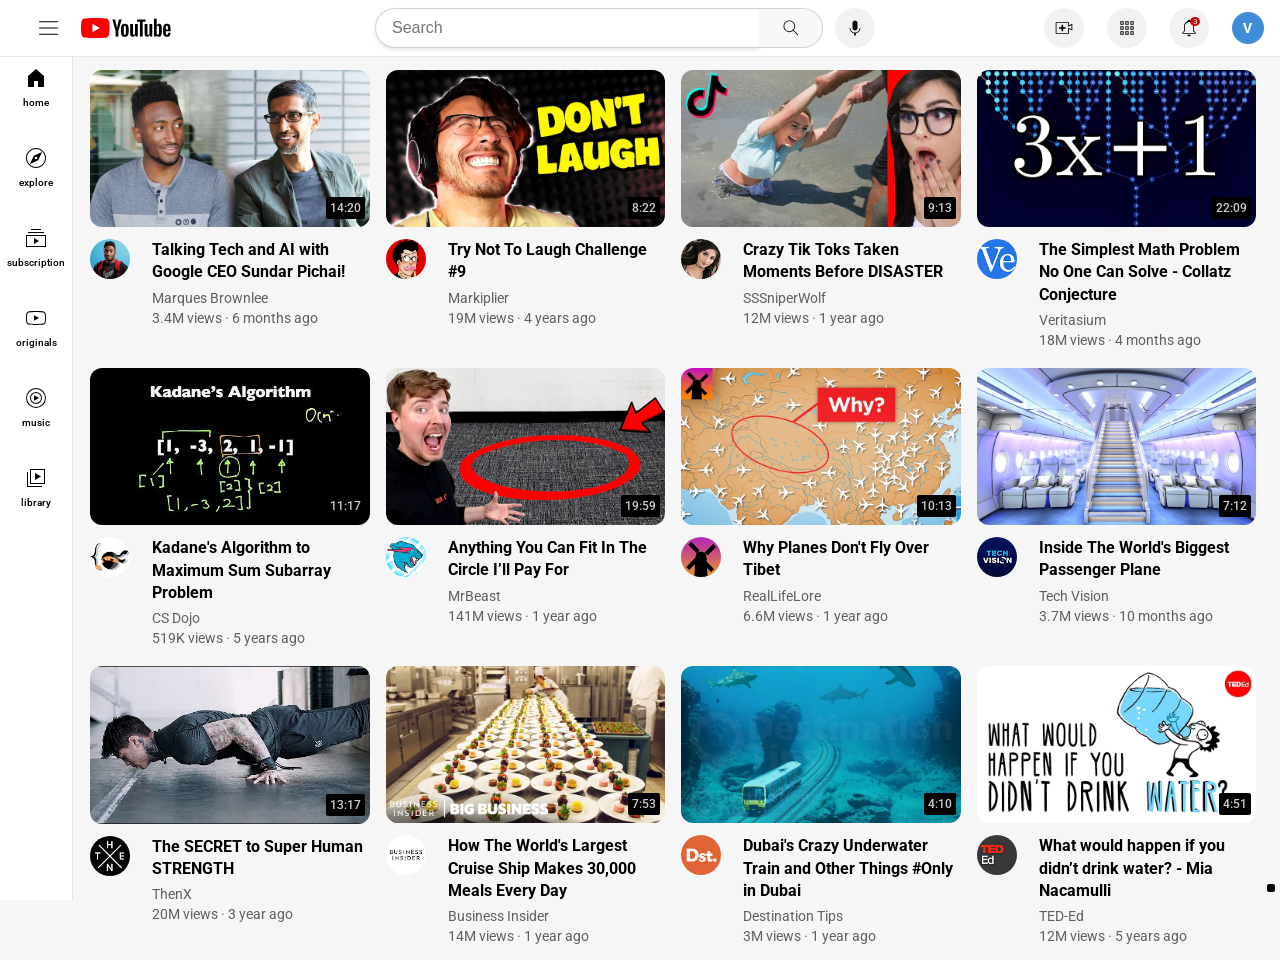
<file: youtube/index.html>
<!doctype html>
<html lang="en">
  <head>
    <meta charset="UTF-8" />
    <meta name="viewport" content="width=device-width, initial-scale=1.0" />
    <title>youtube.com clone</title>
    <link rel="preconnect" href="https://fonts.googleapis.com" />
    <link rel="preconnect" href="https://fonts.gstatic.com" crossorigin />
    <link
      href="https://fonts.googleapis.com/css2?family=Roboto:ital@0;1&display=swap"
      rel="stylesheet"
    />
    <link
      href="https://fonts.googleapis.com/css2?family=Roboto:ital,wght@0,700;1,700&display=swap"
      rel="stylesheet"
    />

    <link rel="stylesheet" href="css/video.css" />
    <link rel="stylesheet" href="css/header.css" />
    <link rel="stylesheet" href="css/genral.css" />
    <link rel="stylesheet" href="css/sidebar.css" />

  </head>

  <body>

    <header class="header">
      <div class="start-section">
        <img class="hamburger-menu" src="icons/hamburger-menu.svg" />
        <img class="youtube-logo" src="icons/youtube-logo.svg" />
      </div>

      <div class="middle-section">
        <input class="search-bar" type="text" placeholder="Search" />
        <button class="search-button">
          <img src="icons/search.svg" />
          <div class="tooltip">search</div>
        </button>
        
        <button class="voice-button">
          <img src="icons/voice-search-icon.svg" />
          <div class="tooltip">voice-search</div>
        </button>
       
      </div>

      <div class="end-section">
        <button class="upload-button" aria-label="Create">
          <img src="icons/upload.svg" alt="Upload" />
          <div class="tooltip">upload</div>
        </button>
        
        <button class="apps-button" aria-label="YouTube apps">
          <img src="icons/youtube-apps.svg" alt="Apps" />
          <div class="tooltip">youtube</div>
        </button>
        
        
        <div class="notification-cont">
          
        <button class="notification-button" aria-label="Notifications">
          <img src="icons/notifications.svg" alt="Notifications" />
          <div class="noti-cont">3</div>
           <div class="tooltip">notification</div>
          </button>
          
        </div>
        
        
        <div class="profile-pic" aria-label="Profile">V
          
        </div>
      </div>
    </header>
     
    <nav class="sidebar">
     <div class="sidebar-icons">
      <div class="side-icon-img">
         <img class="side-icon-image" src="icons/icons-side/home.svg">
      </div>
      <div class="side-cont">
        <p class="side-containt">home</p>
      </div>
     </div>
     <div class="sidebar-icons">
      <div class="side-icon-img">
        <img class="side-icon-image" src="icons/icons-side/explore.svg">
      </div>
      <div class="side-cont">
        <p class="side-containt">explore</p>
      </div>
     </div>
     <div class="sidebar-icons">
      <div class="side-icon-img">
        <img class="side-icon-image" src="icons/icons-side/subscriptions.svg">
      </div>
      <div class="side-cont">
        <p class="side-containt">subscription</p>
      </div>
     </div>
     <div class="sidebar-icons">
      <div class="side-icon-img">
        <img class="side-icon-image" src="icons/icons-side/originals.svg">
      </div>
      <div class="side-cont">
        <p class="side-containt">originals</p>
      </div> 
    </div>
     <div class="sidebar-icons">
      <div class="side-icon-img">
        <img class="side-icon-image" src="icons/icons-side/youtube-music.svg">

      </div>
      <div class="side-cont">
        <p class="side-containt">
          music
        </p>
      </div> 
    </div>
     <div class="sidebar-icons">
      <div class="side-icon-img">
        <img class="side-icon-image" src="icons/icons-side/library.svg">
      </div>
      <div class="side-cont">
        <p class="side-containt">library</p>
      </div>
     </div>
    </nav>
   <main>
    <section class="video-grid">


      <div class="div-contanter">
        <div class="thumbnail-row">
          <a href="https://www.youtube.com/watch?v=n2RNcPRtAiY" >
            <img class="thumbnail" src="img/thumbnail-1.webp" alt="thumbnail 1" />
          </a>
          <div class="video-time">
            14:20
          </div>
        </div>
        <div class="video-info-grid">
          <div class="div-pic">
            <a href="https://www.youtube.com/c/mkbhd">
              <img class="c-img" src="img/c-img/channel-1.jpeg" alt="channel 1" />
            </a>
            
          </div>
          <div class="video-info">
            <p class="video-title">
              <a href="https://www.youtube.com/watch?v=n2RNcPRtAiY" >
            
              Talking Tech and AI with Google CEO Sundar Pichai!
          </a>
            </p>
            <a href="https://www.youtube.com/c/mkbhd">
              <p class="video-auther">Marques Brownlee</p>
              <p class="video-state">3.4M views &#183; 6 months ago</p>
            </a>
            
          </div>
        </div>
      </div>

      <div class="div-contanter">
        <div class="thumbnail-row">
          <a href="https://www.youtube.com/watch?v=mP0RAo9SKZk">
           <img class="thumbnail" src="img/thumbnail-2.webp" alt="thumbnail 2" />
          </a>
          <div class="video-time">
            8:22
          </div>
        </div>
        <div class="video-info-grid">
          <div class="div-pic">
            <a href="https://www.youtube.com/c/markiplier">
              <img class="c-img" src="img/c-img/channel-2.jpeg" alt="channel 2" />
            
            </a>
            
          </div>
          <div class="video-info">
            <a href="https://www.youtube.com/watch?v=mP0RAo9SKZk">
              <p class="video-title">Try Not To Laugh Challenge #9</p>
            </a>
            <a href="https://www.youtube.com/c/markiplier">
              
            <p class="video-auther">Markiplier</p>
            <p class="video-state">19M views &#183; 4 years ago</p>
            </a>
          </div>
        </div>
      </div>

      <div class="div-contanter">
        <div class="thumbnail-row">
          <a href="https://www.youtube.com/watch?v=FgjPQQeTh1w">
           <img class="thumbnail" src="img/thumbnail-3.webp" alt="thumbnail 3" />
          </a>
          <div class="video-time">
            9:13
          </div>
        </div>
        <div class="video-info-grid">
          <div class="div-pic">
            <a href="https://www.youtube.com/user/SSSniperWolf">
              
            <img class="c-img" src="img/c-img/channel-3.jpeg" alt="channel 3" />
            </a>
          </div>
          <div class="video-info">
            <a href="https://www.youtube.com/watch?v=FgjPQQeTh1w">
              <p class="video-title">
              Crazy Tik Toks Taken Moments Before DISASTER
            </p>
            </a>
            <a href="https://www.youtube.com/user/SSSniperWolf">
              
            <p class="video-auther">SSSniperWolf</p>
            <p class="video-state">12M views &#183; 1 year ago</p>
            </a>
            
          </div>
        </div>
      </div>

      <div class="div-contanter">
        <div class="thumbnail-row">
          <a href="https://www.youtube.com/watch?v=094y1Z2wpJg">
             <img class="thumbnail" src="img/thumbnail-4.webp" alt="thumbnail 4" />
          </a>
          
          <div class="video-time">
            22:09
          </div>
        </div>
        <div class="video-info-grid">
          <div class="div-pic">
            <a href="https://www.youtube.com/c/veritasium">
              
            <img class="c-img" src="img/c-img/channel-4.jpeg" alt="channel 4" />
            </a>
          </div>
          <div class="video-info">
            <a href="https://www.youtube.com/watch?v=094y1Z2wpJg">
              <p class="video-title">
              The Simplest Math Problem No One Can Solve - Collatz Conjecture
            </p>
            </a>
            <a href="https://www.youtube.com/c/veritasium">
              <p class="video-auther">Veritasium</p>
            <p class="video-state">18M views &#183; 4 months ago</p>
            </a>
            
          </div>
        </div>
      </div>

      <div class="div-contanter">
        <div class="thumbnail-row">
          <a href="https://www.youtube.com/watch?v=86CQq3pKSUw">
            <img class="thumbnail" src="img/thumbnail-5.webp" alt="thumbnail 5" />
          </a>
          
          <div class="video-time">
            11:17
          </div>
        </div>
        <div class="video-info-grid">
          <div class="div-pic">
            <a href="https://www.youtube.com/c/CSDojo">
             
            <img class="c-img" src="img/c-img/channel-5.jpeg" alt="channel 5" />
            </a>
          </div>
          <div class="video-info">
            <a href="https://www.youtube.com/watch?v=86CQq3pKSUw">
              <p class="video-title">
              Kadane's Algorithm to Maximum Sum Subarray Problem
            </p>
            </a>
            <a href="https://www.youtube.com/c/CSDojo">
              <p class="video-auther">CS Dojo</p>
            <p class="video-state">519K views &#183; 5 years ago</p>
            </a>
            
          </div>
        </div>
      </div>

      <div class="div-contanter">
        <div class="thumbnail-row">
          <a href="https://www.youtube.com/watch?v=yXWw0_UfSFg">
            
          <img class="thumbnail" src="img/thumbnail-6.webp" alt="thumbnail 6" />
          </a>
          <div class="video-time">
            19:59
          </div>
        </div>
        <div class="video-info-grid">
          <div class="div-pic">
            <a href="https://www.youtube.com/channel/UCX6OQ3DkcsbYNE6H8uQQuVA">
               <img class="c-img" src="img/c-img/channel-6.jpeg" alt="channel 6" />
         
            </a>
            </div>
          <div class="video-info">
            <a href="https://www.youtube.com/watch?v=yXWw0_UfSFg">
              <p class="video-title">
              Anything You Can Fit In The Circle I’ll Pay For
            </p>
            </a>
            <a href="https://www.youtube.com/channel/UCX6OQ3DkcsbYNE6H8uQQuVA">
              <p class="video-auther">MrBeast</p>
            <p class="video-state">141M views &#183; 1 year ago</p>
            </a>
            
          </div>
        </div>
      </div>

      <div class="div-contanter">
        <div class="thumbnail-row">
          <a href="https://www.youtube.com/watch?v=fNVa1qMbF9Y">
          <img class="thumbnail" src="img/thumbnail-7.webp" alt="thumbnail 7" />
         </a>
          <div class="video-time">
            10:13
          </div>
        </div>
        <div class="video-info-grid">
          <div class="div-pic">
            <a href="https://www.youtube.com/channel/UCP5tjEmvPItGyLhmjdwP7Ww">
              <img class="c-img" src="img/c-img/channel-7.jpeg" alt="channel 7" />
            </a>
            
          </div>
          <div class="video-info">
            <a href="https://www.youtube.com/watch?v=fNVa1qMbF9Y">
              
            <p class="video-title">Why Planes Don't Fly Over Tibet</p>
            </a>
            <a href="https://www.youtube.com/channel/UCP5tjEmvPItGyLhmjdwP7Ww">
              
            <p class="video-auther">RealLifeLore</p>
            <p class="video-state">6.6M views &#183; 1 year ago</p>
            </a>
          </div>
        </div>
      </div>

      <div class="div-contanter">
        <div class="thumbnail-row">
          <a href="https://www.youtube.com/watch?v=lFm4EM1juls">   
           <img class="thumbnail" src="img/thumbnail-8.webp" alt="thumbnail 8" />
          </a>
  
          <div class="video-time">
            7:12
          </div>
        </div>
        <div class="video-info-grid">
          <div class="div-pic">
            <a href="https://www.youtube.com/channel/UCHAK6CyegY22Zj2GWrcaIxg">
              
            <img class="c-img" src="img/c-img/channel-8.jpeg" alt="channel 8" />
            </a>
          </div>
          <div class="video-info">
            <a href="https://www.youtube.com/watch?v=lFm4EM1juls">
              <p class="video-title">
              Inside The World's Biggest Passenger Plane
            </p>
            </a>
            <a href="https://www.youtube.com/channel/UCHAK6CyegY22Zj2GWrcaIxg">
             
            <p class="video-auther">Tech Vision</p>
            <p class="video-state">3.7M views &#183; 10 months ago</p>
            </a>
          </div>
        </div>
      </div>

      <div class="div-contanter">
        <div class="thumbnail-row">
          <a href="https://www.youtube.com/watch?v=ixmxOlcrlUc">
          <img class="thumbnail" src="img/thumbnail-9.webp" alt="thumbnail 9" />
          </a>
          <div class="video-time">
            13:17
          </div>
        </div>
        <div class="video-info-grid">
          <div class="div-pic">
            <a href="https://www.youtube.com/c/OFFICIALTHENXSTUDIOS">
             
            <img class="c-img" src="img/c-img/channel-9.jpeg" alt="channel 9" />
            </a>
          </div>
          <div class="video-info">
            <a href="https://www.youtube.com/watch?v=ixmxOlcrlUc">
              
            <p class="video-title">The SECRET to Super Human STRENGTH</p>
            </a>
            <a href="https://www.youtube.com/c/OFFICIALTHENXSTUDIOS">
             
            <p class="video-auther">ThenX</p>
            <p class="video-state">20M views &#183; 3 year ago</p>
            </a>
          </div>
        </div>
      </div>

      <div class="div-contanter">
        <div class="thumbnail-row">
           <a href="https://www.youtube.com/watch?v=R2vXbFp5C9o">
            <img
            class="thumbnail"
            src="img/thumbnail-10.webp"
            alt="thumbnail 10"
          />
           </a>
          
          <div class="video-time">
            7:53
          </div>
        </div>

        <div class="video-info-grid">
          <div class="div-pic">
            <a href="https://www.youtube.com/user/businessinsider">
               <img
              class="c-img"
              src="img/c-img/channel-10.jpeg"
              alt="channel 10"
            />
            </a>

            <div class="video-time"></div>
          </div>
          <div class="video-info">
            <a href="https://www.youtube.com/watch?v=R2vXbFp5C9o">
           
            <p class="video-title">
              How The World's Largest Cruise Ship Makes 30,000 Meals Every Day
            </p>
            </a>
            <a href="https://www.youtube.com/user/businessinsider">
              
            <p class="video-auther">Business Insider</p>
            <p class="video-state">14M views &#183; 1 year ago</p>
          </div>
            </a>
        </div>
      </div>

      <div class="div-contanter">
        <div class="thumbnail-row">
          <a href="https://www.youtube.com/watch?v=0nZuYyXET3s">
            <img
            class="thumbnail"
            src="img/thumbnail-11.webp"
            alt="thumbnail 11"
          />
          </a>
            
          <div class="video-time">
            4:10
          </div>
        </div>

        <div class="video-info-grid">
          <a href="https://www.youtube.com/c/Destinationtips">
           
          <div class="div-pic">
              <img
              class="c-img"
              src="img/c-img/channel-11.jpeg"
              alt="channel 11"
            />
           </div>  
          </a>
          
          <div class="video-info">
            <a href="https://www.youtube.com/watch?v=0nZuYyXET3s">
               
            <p class="video-title">
              Dubai's Crazy Underwater Train and Other Things #Only in Dubai
            </p>
            </a>
            <a href="https://www.youtube.com/c/Destinationtips">
              
            <p class="video-auther">Destination Tips</p>
            <p class="video-state">3M views &#183; 1 year ago</p>
            </a>
          </div>
      </div>
      </div>

      <div class="div-contanter">
        <div class="thumbnail-row">
          <a href="https://www.youtube.com/watch?v=9iMGFqMmUFs">
             <img
            class="thumbnail"
            src="img/thumbnail-12.webp"
            alt="thumbnail 12"
          />
          </a>
         
          <div class="video-time">
            4:51
          </div>
        </div>
        <div class="video-info-grid">

          <div class="div-pic">
            <a href="https://www.youtube.com/teded">
             <img
              class="c-img"
              src="img/c-img/channel-12.jpeg"
              alt="channel 12"
            />
            </a>
           
          </div>
          <div class="video-info">
            <a href="https://www.youtube.com/watch?v=9iMGFqMmUFs">
             <p class="video-title">
              What would happen if you didn’t drink water? - Mia Nacamulli
            </p>
            </a>
           <a href="https://www.youtube.com/teded">
             
            <p class="video-auther">TED-Ed</p>
            <p class="video-state">12M views &#183; 5 years ago</p>
           </a>
          </div>
        </div>
      
      </div> 
      </div>
    </section>

    
    </main>
  </body>
</html>
</file>
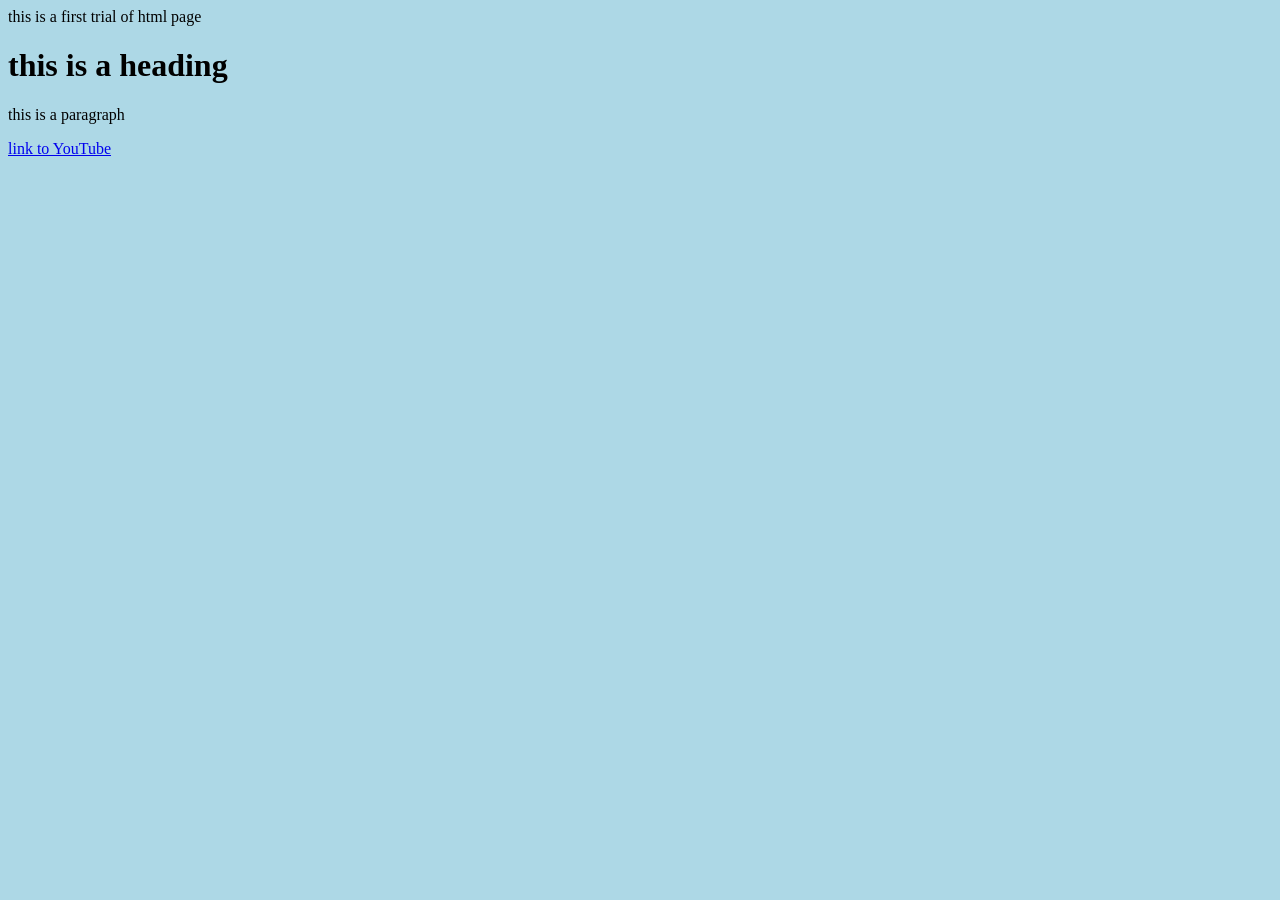
<file: html-css-course/my-project/index.html>
<!DOCTYPE html>
<html lang="en">
    <head>
        <meta charset="UTF-8">
        <meta name="viewport" content="width=device-width, initial-scale=1.0">
        <title>vs</title>
    </head>
    <body>
     this is a first trial of html page
     <h1>this is a heading</h1>
     <p>this is a paragraph</p>
     <a href="https://www.youtube.com" target="_blank">link to YouTube</a>
    </body>
    <style>
        body {
            background-color: lightblue;
             }
    </style>    


</html>
</file>
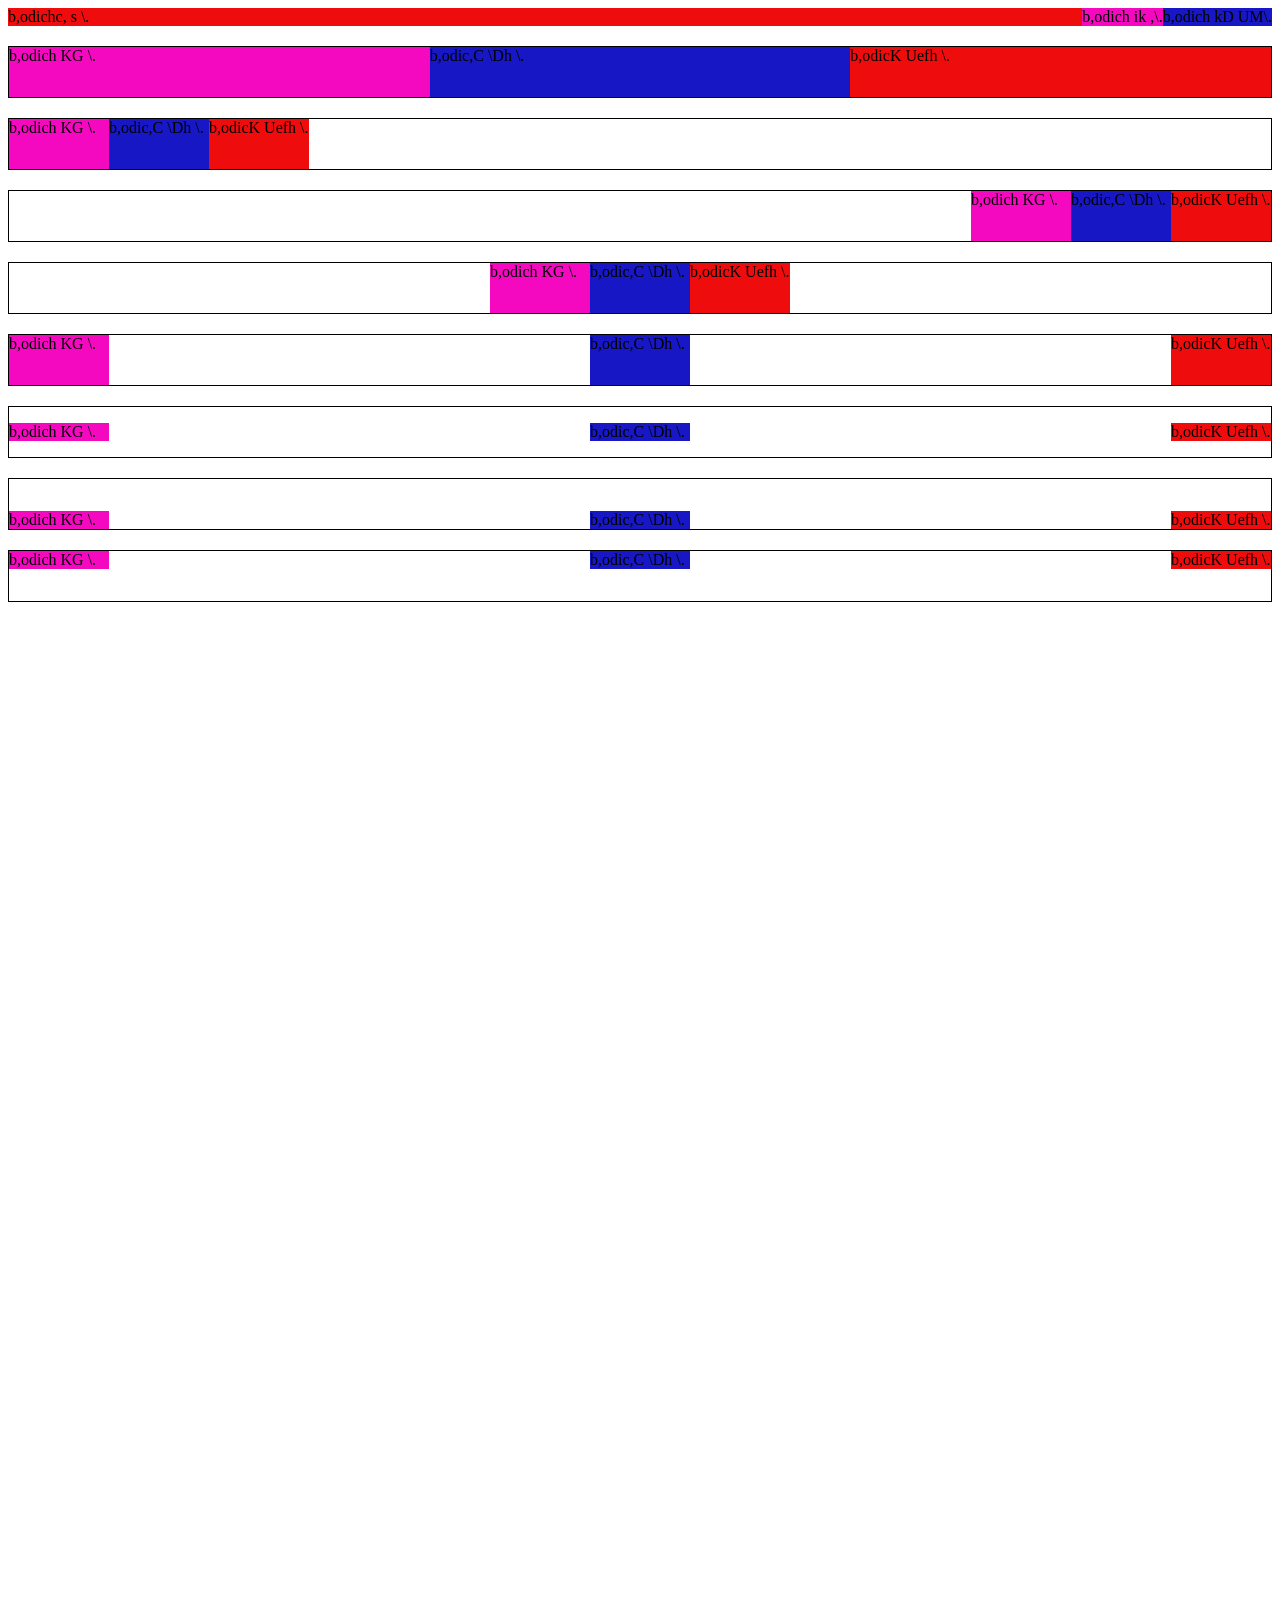
<file: html-css-course/my-project/flax-box.html>
<!doctype html>
<html lang="en">
  <head>
    <title> </title>
  </head>
  <body style="padding-bottom: 1000px;">
    <div style="display: flex; flex-direction: row ;">
      <div style="background-color: rgb(238, 12, 12) ;flex:1 ;">b,odichc, s \.</div>

      <div style="background-color: rgb(244, 8, 192)">b,odich ik ,\.</div>

      <div style="background-color: rgb(23, 23, 197)">b,odich kD UM\.</div>
    </div>


    <div 
    style="display: flex; flex-direction: row; margin-top: 20px; height: 50px; border: 1px; border-color: black; border-style: solid; "
    >
      <div style="background-color: rgb(244, 8, 192); flex:1;">b,odich KG \.</div>

      <div style="background-color: rgb(23, 23, 197);flex:1;">b,odic,C \Dh \.</div>

      <div style="background-color: rgb(238, 12, 12);flex:1;">b,odicK Uefh \.</div>
    </div>



    <div 
    style="display: flex; flex-direction: row; margin-top: 20px; height: 50px; border: 1px; border-color: black; border-style: solid;
    justify-content: start; "
    >
      <div style="background-color: rgb(244, 8, 192); width: 100px;">b,odich KG \.</div>

      <div style="background-color: rgb(23, 23, 197);width: 100px;">b,odic,C \Dh \.</div>

      <div style="background-color: rgb(238, 12, 12);width: 100px;">b,odicK Uefh \.</div>
    </div>


    <div 
    style="display: flex; flex-direction: row; margin-top: 20px; height: 50px; border: 1px; border-color: black; border-style: solid;
    justify-content: end; "
    >
      <div style="background-color: rgb(244, 8, 192); width: 100px;">b,odich KG \.</div>

      <div style="background-color: rgb(23, 23, 197);width: 100px;">b,odic,C \Dh \.</div>

      <div style="background-color: rgb(238, 12, 12);width: 100px;">b,odicK Uefh \.</div>
    </div>



    <div 
    style="display: flex; flex-direction: row; margin-top: 20px; height: 50px; border: 1px; border-color: black; border-style: solid;
    justify-content: center; "
    >
      <div style="background-color: rgb(244, 8, 192); width: 100px;">b,odich KG \.</div>

      <div style="background-color: rgb(23, 23, 197);width: 100px;">b,odic,C \Dh \.</div>

      <div style="background-color: rgb(238, 12, 12);width: 100px;">b,odicK Uefh \.</div>
    </div>


    <div 
    style="display: flex; flex-direction: row; margin-top: 20px; height: 50px; border: 1px; border-color: black; border-style: solid;
    justify-content: space-between;"
    >
      <div style="background-color: rgb(244, 8, 192); width: 100px;">b,odich KG \.</div>

      <div style="background-color: rgb(23, 23, 197);width: 100px;">b,odic,C \Dh \.</div>

      <div style="background-color: rgb(238, 12, 12);width: 100px;">b,odicK Uefh \.</div>
    </div>



    <div 
    style="display: flex; flex-direction: row; margin-top: 20px; height: 50px; border: 1px; border-color: black; border-style: solid;
    justify-content: space-between;
    align-items: center;"
    >
      <div style="background-color: rgb(244, 8, 192); width: 100px;">b,odich KG \.</div>

      <div style="background-color: rgb(23, 23, 197);width: 100px;">b,odic,C \Dh \.</div>

      <div style="background-color: rgb(238, 12, 12);width: 100px;">b,odicK Uefh \.</div>
    </div>


    <div 
    style="display: flex; flex-direction: row; margin-top: 20px; height: 50px; border: 1px; border-color: black; border-style: solid;
    justify-content: space-between;
    align-items: end;"
    >
      <div style="background-color: rgb(244, 8, 192); width: 100px;">b,odich KG \.</div>

      <div style="background-color: rgb(23, 23, 197);width: 100px;">b,odic,C \Dh \.</div>

      <div style="background-color: rgb(238, 12, 12);width: 100px;">b,odicK Uefh \.</div>
    </div>


    <div 
    style="display: flex; flex-direction: row; margin-top: 20px; height: 50px; border: 1px; border-color: black; border-style: solid;
    justify-content: space-between;
    align-items: start;"
    >
      <div style="background-color: rgb(244, 8, 192); width: 100px;">b,odich KG \.</div>

      <div style="background-color: rgb(23, 23, 197);width: 100px;">b,odic,C \Dh \.</div>

      <div style="background-color: rgb(238, 12, 12);width: 100px;">b,odicK Uefh \.</div>
    </div>
  </body>
</html>
</file>
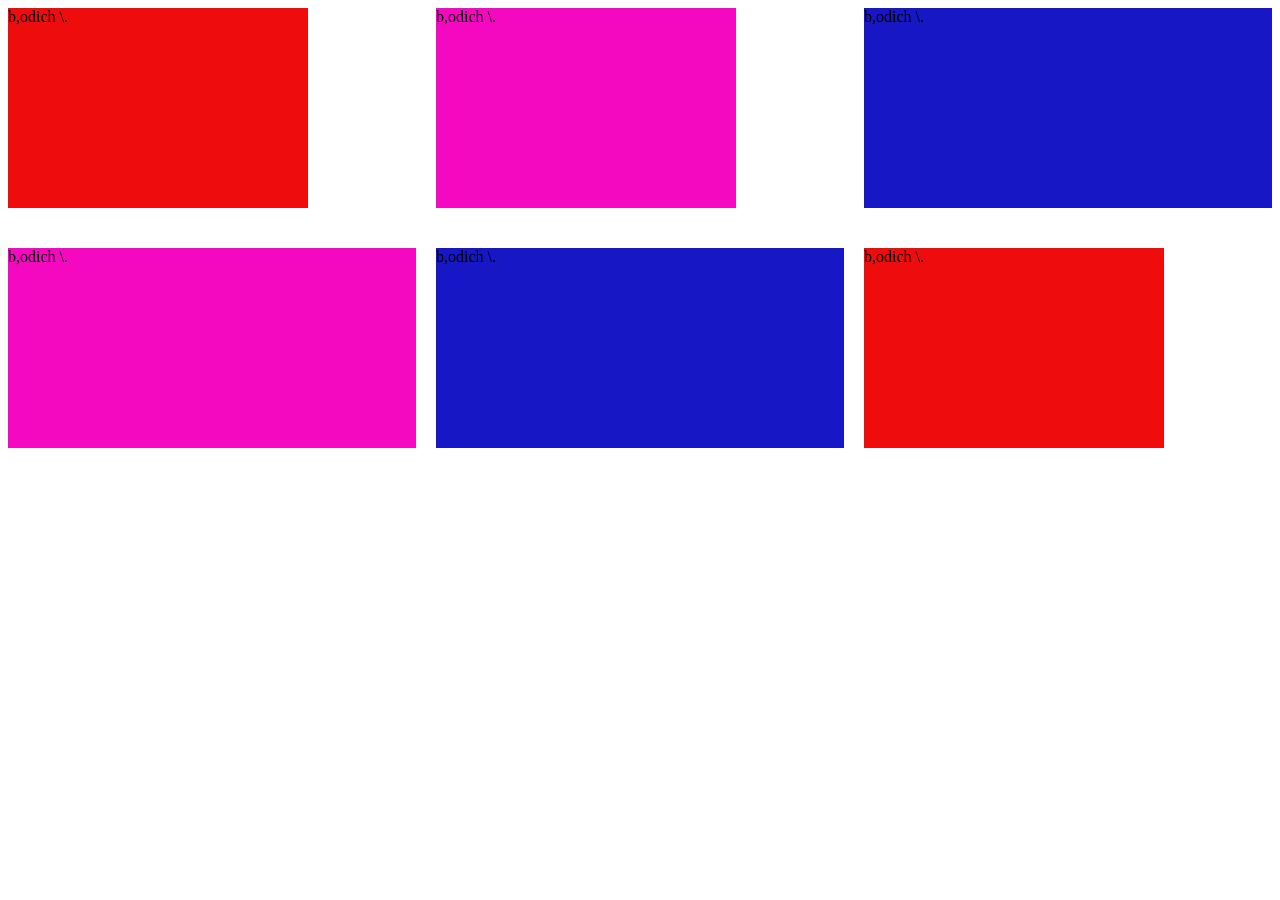
<file: html-css-course/my-project/grid.html>
<!DOCTYPE html>
<html lang="en">
   <head>
    
        <meta charset="UTF-8">
        <meta name="viewport" content="width=device-width, initial-scale=1.0">
    <title>
        ducibk
    </title>
   <style>
    .grad {
    display: grid;
    grid-template-columns: 100px 100px  100px 100px 1fr  ;


   }
  
   </style>

   
   
   </head> 
  <body>
    <div style="
    display: grid;
    grid-template-columns: 1fr 1fr 1fr;
    column-gap:20px;
    row-gap:40px;"
    >
  
        <div style="background-color: rgb(238, 12, 12);  width:300px ; height: 200px;">
            b,odich \.
        </div>
        
        <div style="background-color: rgb(244, 8, 192); width:300px; height: 200px;">
            b,odich \.
        </div>

        <div style="background-color: rgb(23, 23, 197);  height: 200px;">
            b,odich \.
        </div>

        <div style="background-color: rgb(244, 8, 192); height: 200px;">
            b,odich \.
        </div>

        <div style="background-color: rgb(23, 23, 197);height: 200px;">
            b,odich \.
        </div>

                <div style="background-color: rgb(238, 12, 12); width:300px ; height: 200px;">
            b,odich \.
        </div>
    </div>
  </body>
</html>
</file>
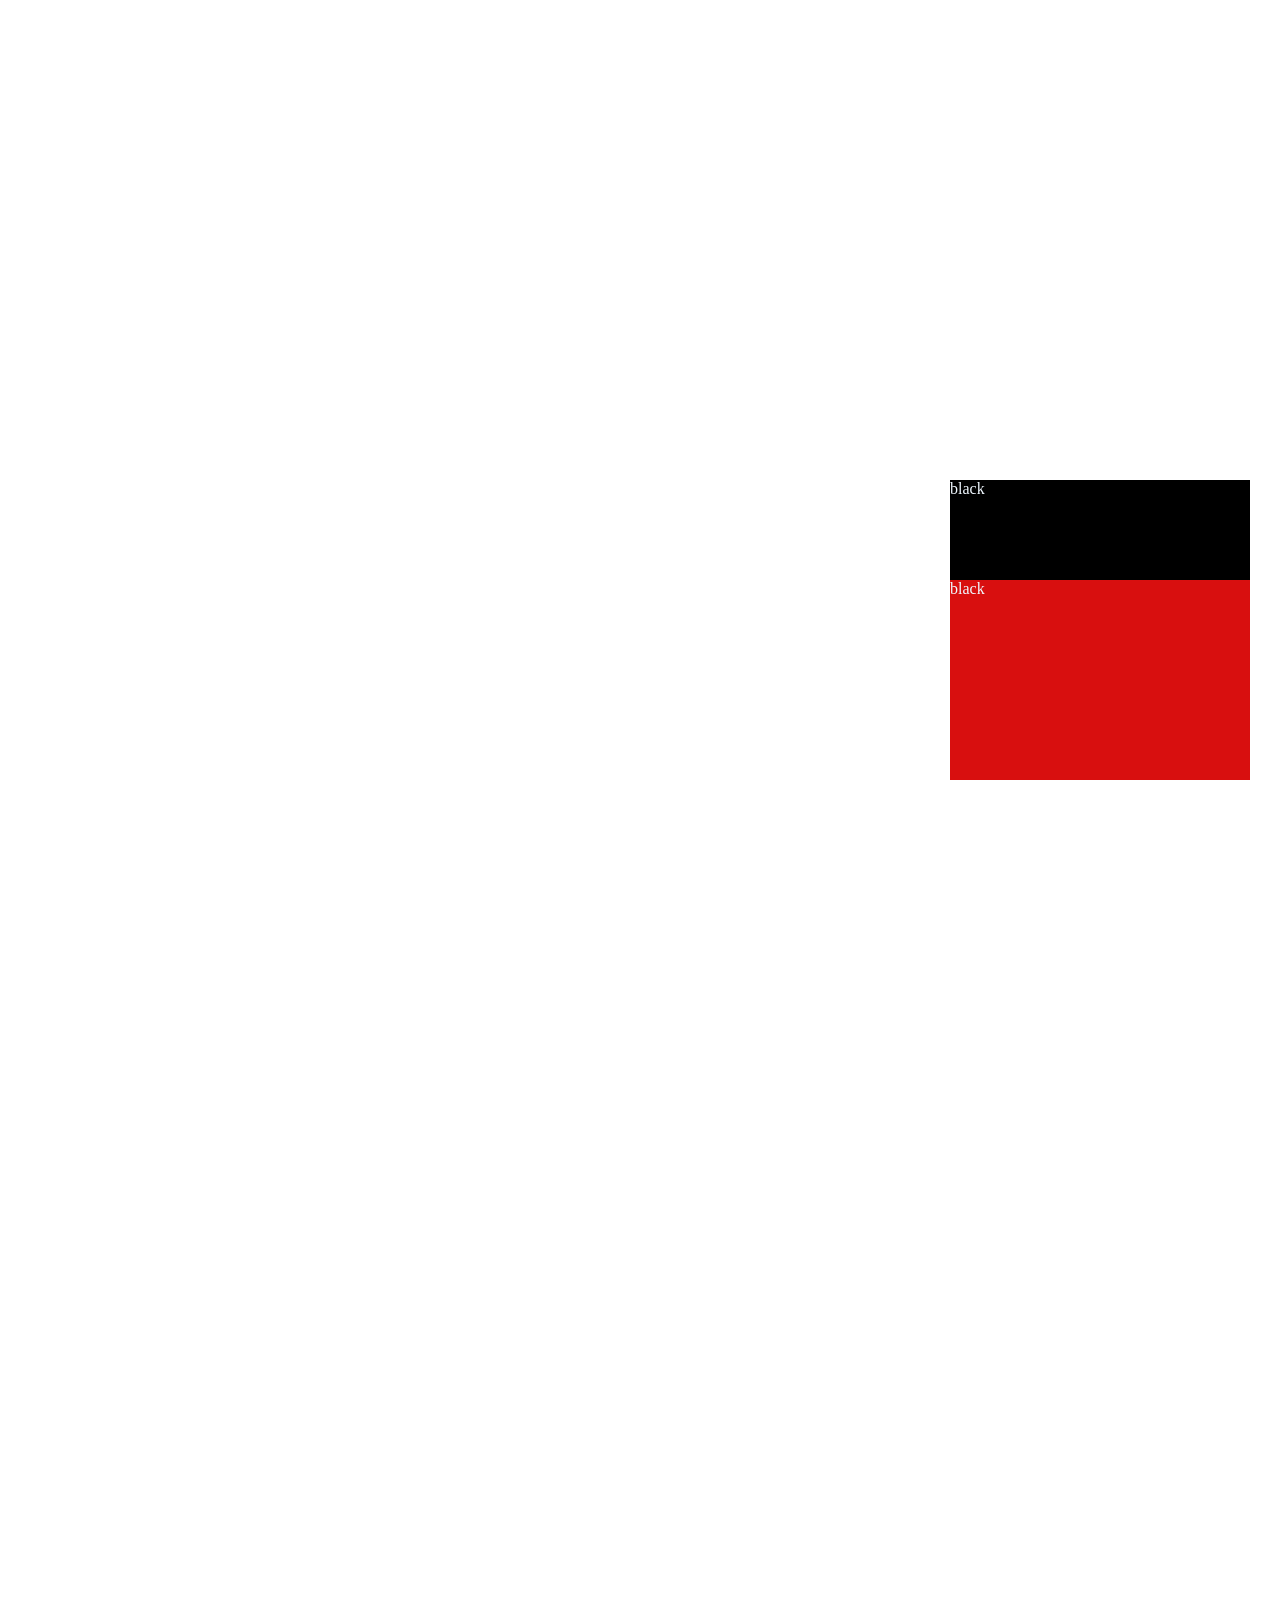
<file: html-css-course/my-project/practise.html>
<!DOCTYPE html>
<html>
    <head>
        <title>[plnkds.</title>
    </head>
    <body style="height: 3000px;">
        <div style="background-color: black; color: aliceblue; 
         width: 300px;  height: 300px; position: fixed;
         bottom: 20px; right: 30px;  margin-bottom: 100px;">
            black
        </div>
     


        <div style="background-color: rgb(21, 34, 179); color: aliceblue; 
         width: 300px;  position: fixed;
         bottom: 20px; right: 30px; margin-top: 300px; margin-bottom: 100px; ">
            black
        </div>



        <div style="background-color: rgb(216, 15, 15); color: aliceblue; 
         width: 300px; height: 200px;  position: fixed;
         bottom: 20px; right: 30px; margin-top: 300px; margin-bottom: 100px ;">
            black
        </div>
    </body>
</html>
</file>
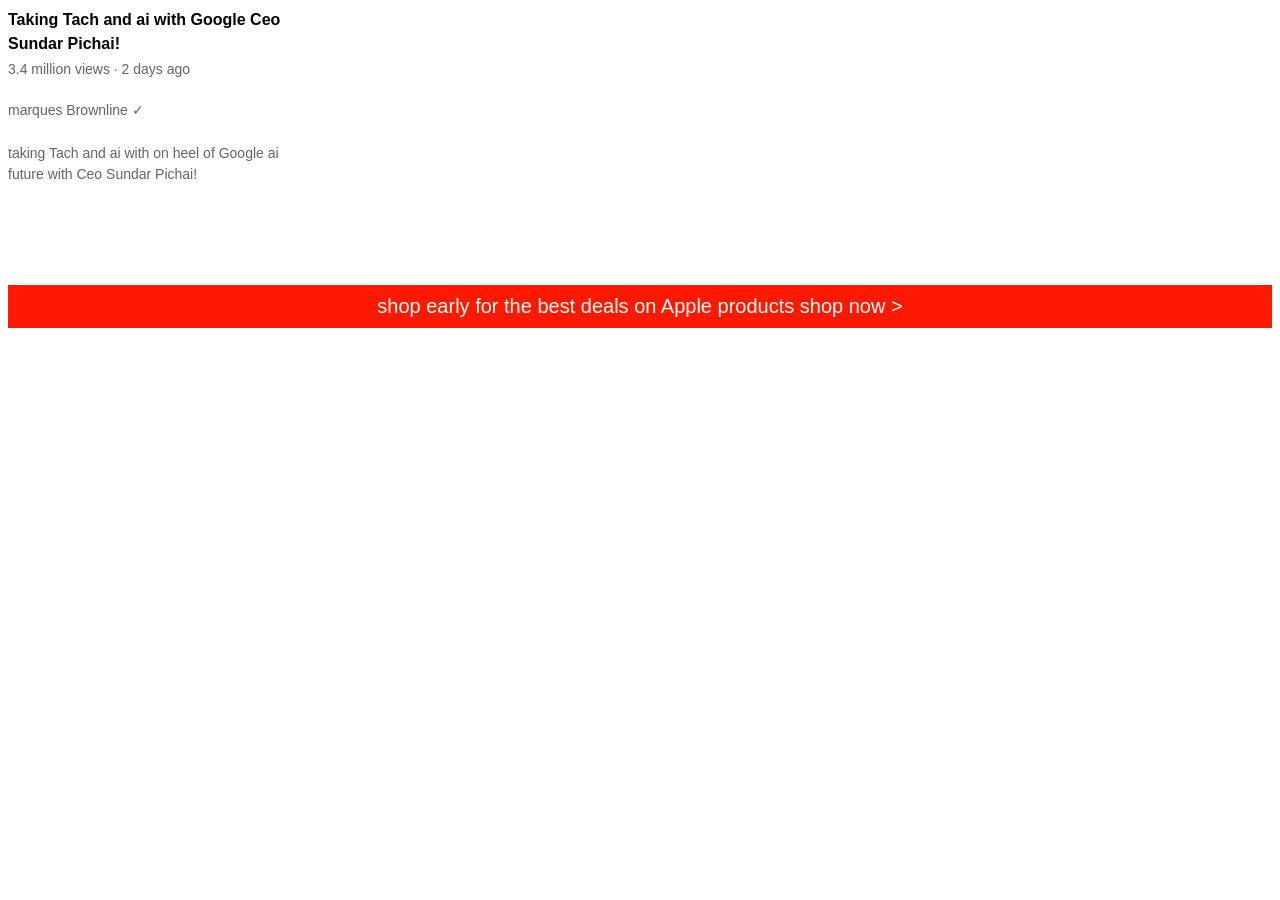
<file: html-css-course/my-project/text.html>
<!doctype html>
<html lang="en">
  <head>
    <meta charset="UTF-8" />
    <meta name="viewport" content="width=device-width, initial-scale=1.0" />
    <title>Text</title>
  </head>
  <style>
    p {
      font-family: Arial, sans-serif;
      margin-top: 0;
      margin-bottom: 0;
    }
    .video.title {
      font-size: 16px;
      line-height: 1.5;
      font-weight: bold;
      width: 300px;

      margin-bottom: 5px;
    }
    .views {
      font-size: 14px;
      color: rgb(100, 100, 100);

      margin-bottom: 25px;
    }
    .youtuber {
      font-size: 14px;
      color: rgb(100, 100, 100);

      margin-bottom: 25px;
    }
    .description {
      font-size: 14px;
      color: rgb(100, 100, 100);
      width: 280px;

      margin-bottom: 100px;
      line-height: 1.5;
    }
    .apple-text {
      font-size: 20px;
      color: rgb(255, 255, 255);
      text-align: center;
      background-color: rgb(255, 25, 0);
      padding-top: 10px;
      padding-bottom: 10px;
      margin-bottom: 25px;
    }
    .shop-now {
      color: rgb(255, 255, 255);
     cursor: pointer;
      
    }
    .shop-now:hover {
     text-decoration: underline;
    }
  </style>
  <body>
    <p class="video title">Taking Tach and ai with Google Ceo Sundar Pichai!</p>
    <p class="views">3.4 million views &middot; 2 days ago</p>
    <p class="youtuber">marques Brownline &#10003;</p>
    <p class="description">
      taking Tach and ai with on heel of Google ai future with Ceo Sundar
      Pichai!
    </p>
    <p class="apple-text">
      shop early for the best deals on Apple products <span class="shop-now">shop now</span>  &gt;
    </p>
  </body>
</html>
</file>
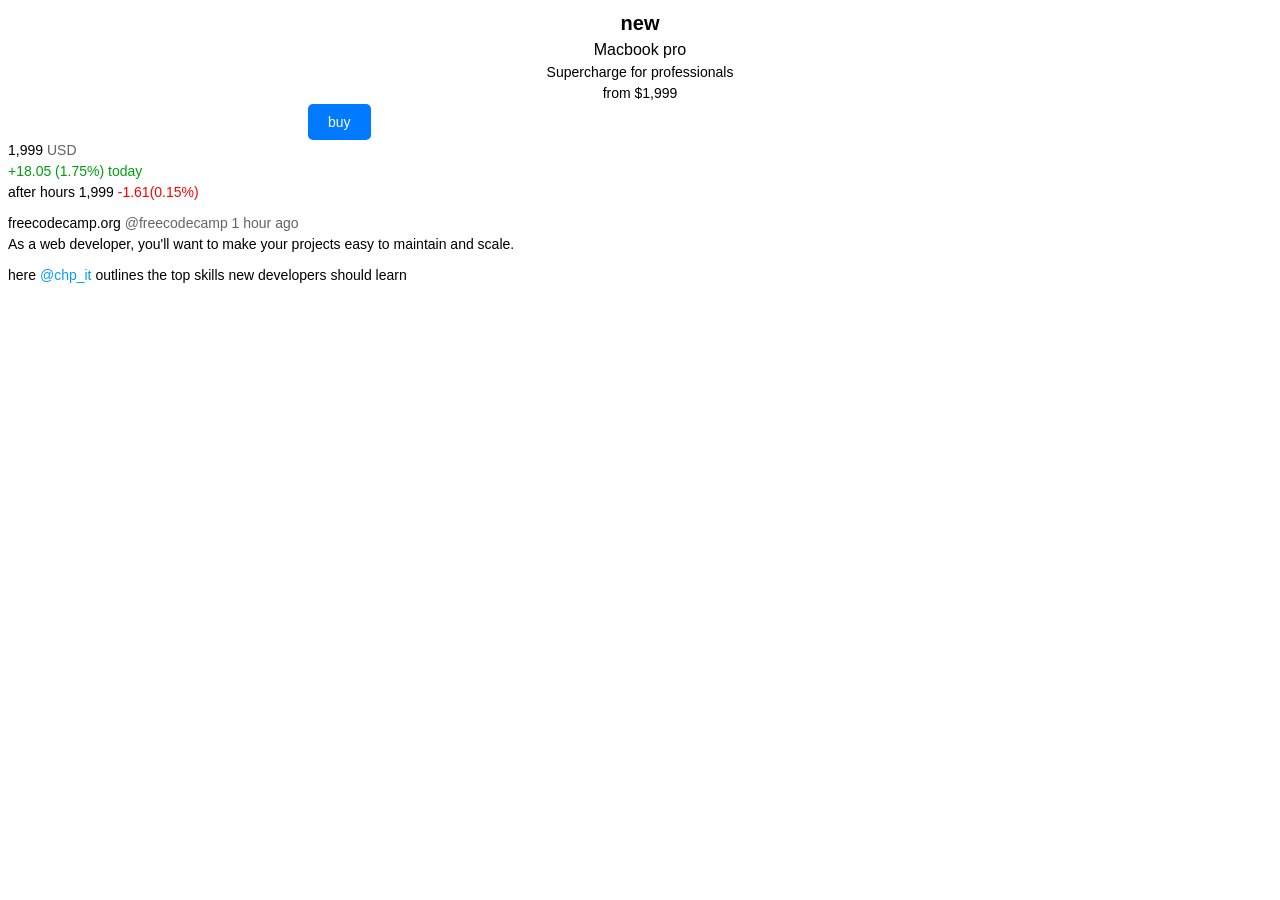
<file: html-css-course/my-project/text1.html>
<!doctype html>
<html lang="en">
  <head>
    <meta charset="UTF-8" />
    <meta name="viewport" content="width=device-width, initial-scale=1.0" />
    <title>Text</title>
    <style>
      p {
        font-family: Arial, sans-serif;
        margin-top: 0;
        margin-bottom: 0;
      }
      .new {
        font-size: 20px;
        line-height: 1.5;
        font-weight: bold;
        text-align: center;
      }
      .new1 {
        font-size: 16px;
        line-height: 1.5;
        text-align: center;
      }
      .new2 {
        font-size: 14px;
        line-height: 1.5;
        text-align: center;
      }
      .new3 {
        font-size: 14px;
        line-height: 1.5;
        text-align: center;
      }
      .new4 {
        display: grid;
        font-size: 14px;
        background-color: #007bff;
        color: #fff;
        border: none;
        padding: 10px 20px;
        border-radius: 5px;
        text-align: center;
        margin-left: 300px;
      }
      .f {
        font-size: 14px;
        line-height: 1.5;
      }
      .usd {
        font-size: 14px;
        line-height: 1.5;
        color: rgb(100, 100, 100);
      }
      .f1 {
        font-size: 14px;
        line-height: 1.5;
        color: rgb(2, 157, 15);
      }
      .f2 {
        font-size: 14px;
        line-height: 1.5;
        margin-bottom: 10px;
      }
      .red {
        font-size: 14px;
        line-height: 1.5;
        color: rgb(255, 0, 0);
      }
     .g {
        font-size: 14px;
        line-height: 1.5;
      }
      .gray {
        font-size: 14px;
        line-height: 1.5;
        color: rgb(100, 100, 100);
      }
      .g1 {
        font-size: 14px;
        line-height: 1.5;
        margin-bottom: 10px;
      }
      .g2 {
        font-size: 14px;
        line-height: 1.5;
      } 
      .blue {
        font-size: 14px;
        line-height: 1.5;
        color: rgb(0, 157, 255);
      }
    </style>
  </head>
  <body>
    <p class="new">new</p>
    <p class="new1">Macbook pro</p>
    <p class="new2">Supercharge for professionals</p>
    <p class="new3">from $1,999</p>
    <button class="new4">buy</button>
    <p class="f">1,999 <span class="usd">USD</span></p>
    <p class="f1">+18.05 (1.75%) today</p>
    <p class="f2">after hours 1,999 <span class="red">-1.61(0.15%)</span></p>
    <p class="g">freecodecamp.org <span class="gray">@freecodecamp 1 hour ago</span></p>
    <p class="g1">
      As a web developer, you'll want to make your projects easy to maintain and
      scale.
    </p>
    <p class="g2">
      here <span class="blue">@chp_it</span> outlines the top skills new
      developers should learn
    </p> 
    
  </body>
</html>
</file>
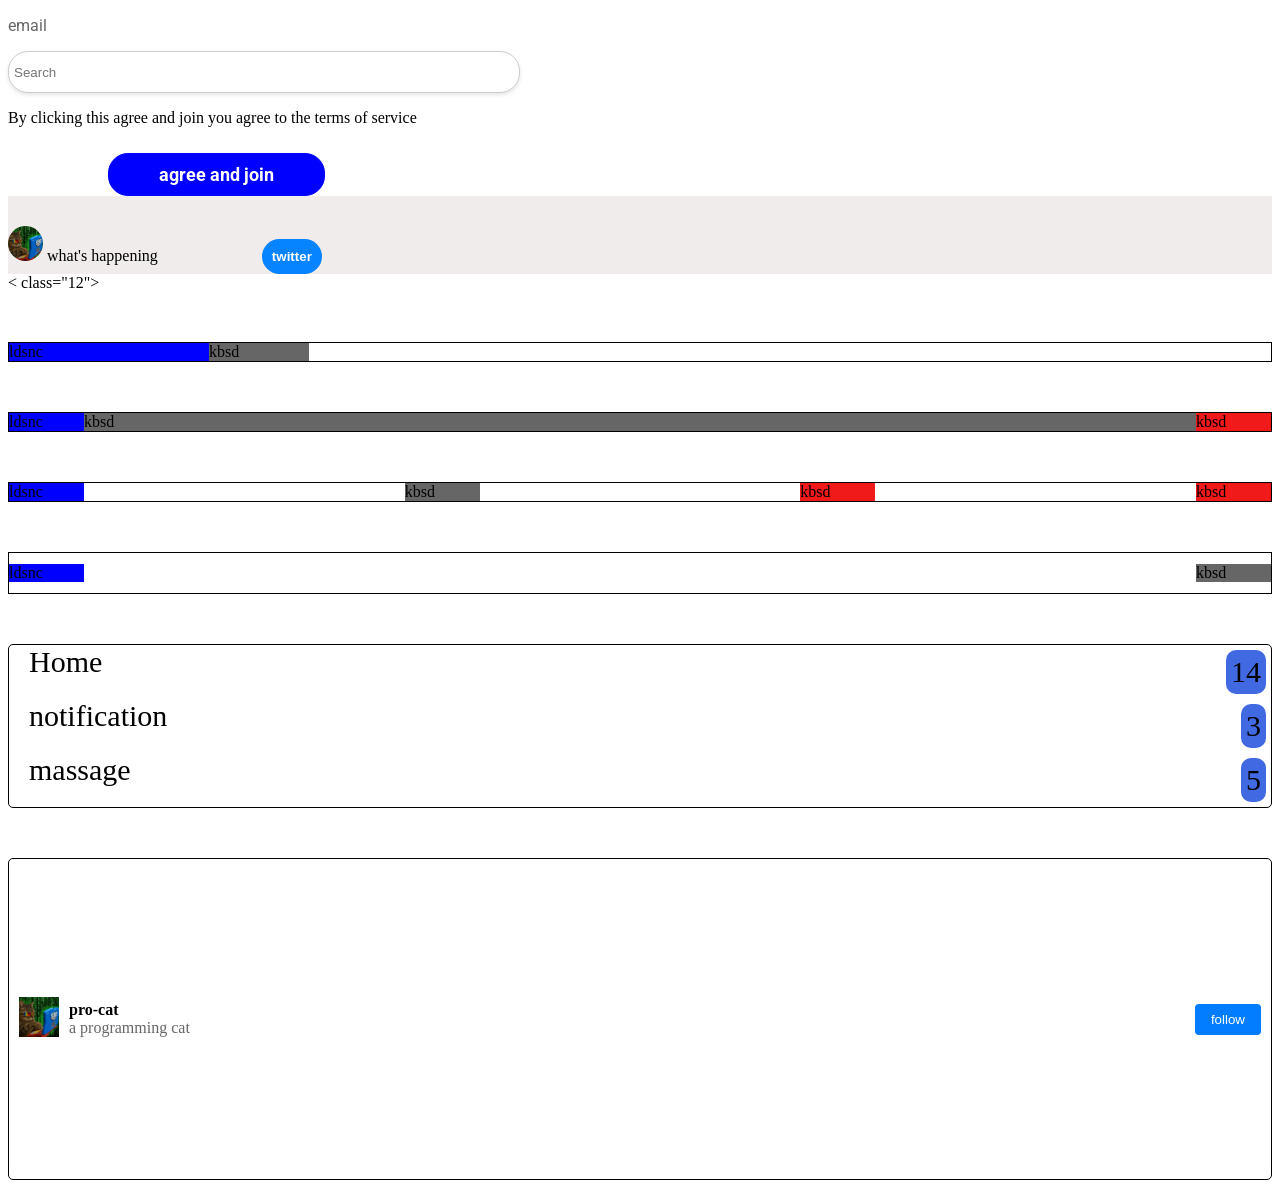
<file: my-project/youtube-pactise.html/practise.html>
<!doctype html>
<html lang="en">
  <head>
    <meta charset="UTF-8" />
    <meta name="viewport" content="width=device-width, initial-scale=1.0" />
    <title>youtube.com clone</title>
    <link rel="preconnect" href="https://fonts.googleapis.com" />
    <link rel="preconnect" href="https://fonts.gstatic.com" crossorigin />
    <link
      href="https://fonts.googleapis.com/css2?family=Roboto:ital@0;1&display=swap"
      rel="stylesheet"
    />
    <link
      href="https://fonts.googleapis.com/css2?family=Roboto:ital,wght@0,700;1,700&display=swap"
      rel="stylesheet"
    />
    <style>
      .email {
        color: #666;
        font-family: "Roboto", sans-serif;
      }
      .search-bar {
        width: 500px;
        height: 30px;
        padding: 5px;
        border-radius: 20px;
        border: 1px solid #ccc;
        box-shadow: 0 2px 4px rgba(0, 0, 0, 0.1);
      }
      .join {
        background-color: #00f;
        color: #fff;
        border: 1px solid #00f;
        padding: 10px 50px;
        border-radius: 20px;
        cursor: pointer;
        margin-top: 10px;
        margin-left: 100px;
        font-family: "Roboto", sans-serif;
        font-weight: bold;
        font-size: large;
      }
      .cat {
        margin-top: 30px;

        width: 35px;
        border: #666;
        border-radius: 50%;
      }
      .twitter {
        background-color: rgb(6, 131, 255);
        color: white;
        border: none;
        padding-left: 10px;
        padding-right: 10px;
        padding-top: 10px;
        padding-bottom: 10px;
        border-radius: 20px;
        margin-left: 100px;

        font-weight: bold;
        transition: box-shadow 0.2s;
      }
      .twitter:hover {
        box-shadow: 5px 5px 10px rgba(0, 0, 0, 0.5);
      }
      .tiw {
        background-color: #f0ecec;
      }
    </style>
  </head>
  <body>
    <p class="email">email</p>
    <input class="search-bar" type="text" placeholder="Search" />
    <p>By clicking this agree and join you agree to the terms of service</p>
    <button class="join">agree and join</button>
    <div class="tiw">
      <img class="cat" src="cat.jfif" /> what's happening
      <button class="twitter">twitter</button>
    </div>

    < class="12">
      <div
        class="12a"
        style="margin-top: 50px; border: 1px; border-style: solid; display:flex ;"
       >
        <div class="1" style="background-color: #00f; width: 200px;">
          ldsnc
        </div>
        <div class="2" style="width: 100px ; justify-content: end ;background-color: #666;">
          kbsd
        </div>
      </div>


      <div
        class="12b"
        style="margin-top: 50px; border: 1px; border-style: solid; display:flex ;"
       >
        <div class="1" style="background-color: #00f; width: 75px;">
          ldsnc
        </div>
        <div class="2" style="flex: 1 ; justify-content: end ;background-color: #666;">
          kbsd
        </div>
        <div class="2" style="width: 75px ; justify-content: end ;background-color: #f01a1a;">
          kbsd
        </div>
      </div>
    
      <div
        class="12c"
        style="margin-top: 50px; border: 1px; border-style: solid; display:flex;
        justify-content: space-between;"
       >
        <div class="1" style="background-color: #00f; width: 75px;">
          ldsnc
        </div>
        <div class="2" style="width: 75px ; justify-content: end ;background-color: #666;">
          kbsd
        </div>
        <div class="2" style="width: 75px ; justify-content: end ;background-color: #f01a1a;">
          kbsd
        </div>
        <div class="2" style="width: 75px ; justify-content: end ;background-color: #f01a1a;">
          kbsd
        </div>
      </div>


      <div
        class="12d"
        style="margin-top: 50px; border: 1px; border-style: solid; display:flex;
        justify-content: space-between;  height: 40px; align-items: center; "
       >
        <div class="1" style="background-color: #00f; justify-content: start; width: 75px;">
          ldsnc
        </div>
        <div class="2" style="width: 75px ; justify-content: end ;background-color: #666;">
          kbsd
        </div>
       
      </div>




     <div
        class="12e"
        style="margin-top: 50px; border: 1px; border-style:
         solid;border-radius: 5px;border-color: black;
         "
       >
        <div style="display:flex; flex-direction: row; font-size: 30px;">
            <div  style="flex: 1; margin-left: 20px; ">Home</div>     
            <div style="border-radius: 10px ;  
            background-color: royalblue; padding: 5px; margin: 5px;">14</div>
        </div>

        <div style="display:flex; flex-direction: row; font-size: 30px;">
             <div style="flex: 1; margin-left: 20px; ">notification</div>
             <div style="border-radius: 10px ;
              background-color: royalblue; 
              margin: 5px; padding: 5px;">3</div>
        </div>

        <div style="display:flex; flex-direction: row; font-size: 30px;">
             <div style="flex: 1; margin-left: 20px; ">massage</div>
             <div style="border-radius: 10px ; padding: 5px ;margin:5px;
             background-color: royalblue;  ">5</div>
        </div>
       
      </div>


      
        <div class="12g" 
         style="margin-top: 50px; border: 1px; border-style: solid; border-radius: 5px; border-color: black; height: 300px; padding: 10px;">
     
       <div style="display: flex; flex-direction: row; justify-content: space-between; align-items: center; height: 100%;">
      
         <div style="display: flex; align-items: center; gap: 10px;">
          <div>
          <img src="cat.jfif" style="width: 40px;">
        </div>
        <div style="display: flex; flex-direction: column;">
          <div style="font-weight: bold;">pro-cat</div>
          <div style="color: #666;">a programming cat</div>  
        </div>
      </div>
      
      <div>
        <button style="color: white; background-color: rgb(3, 125, 255); border: none; padding: 8px 16px; border-radius: 4px; cursor: pointer;">
          follow
        </button>
      </div>
       
      </div>
    </div>
</div>





    
       
    </div>


  </body>
</html>
</file>
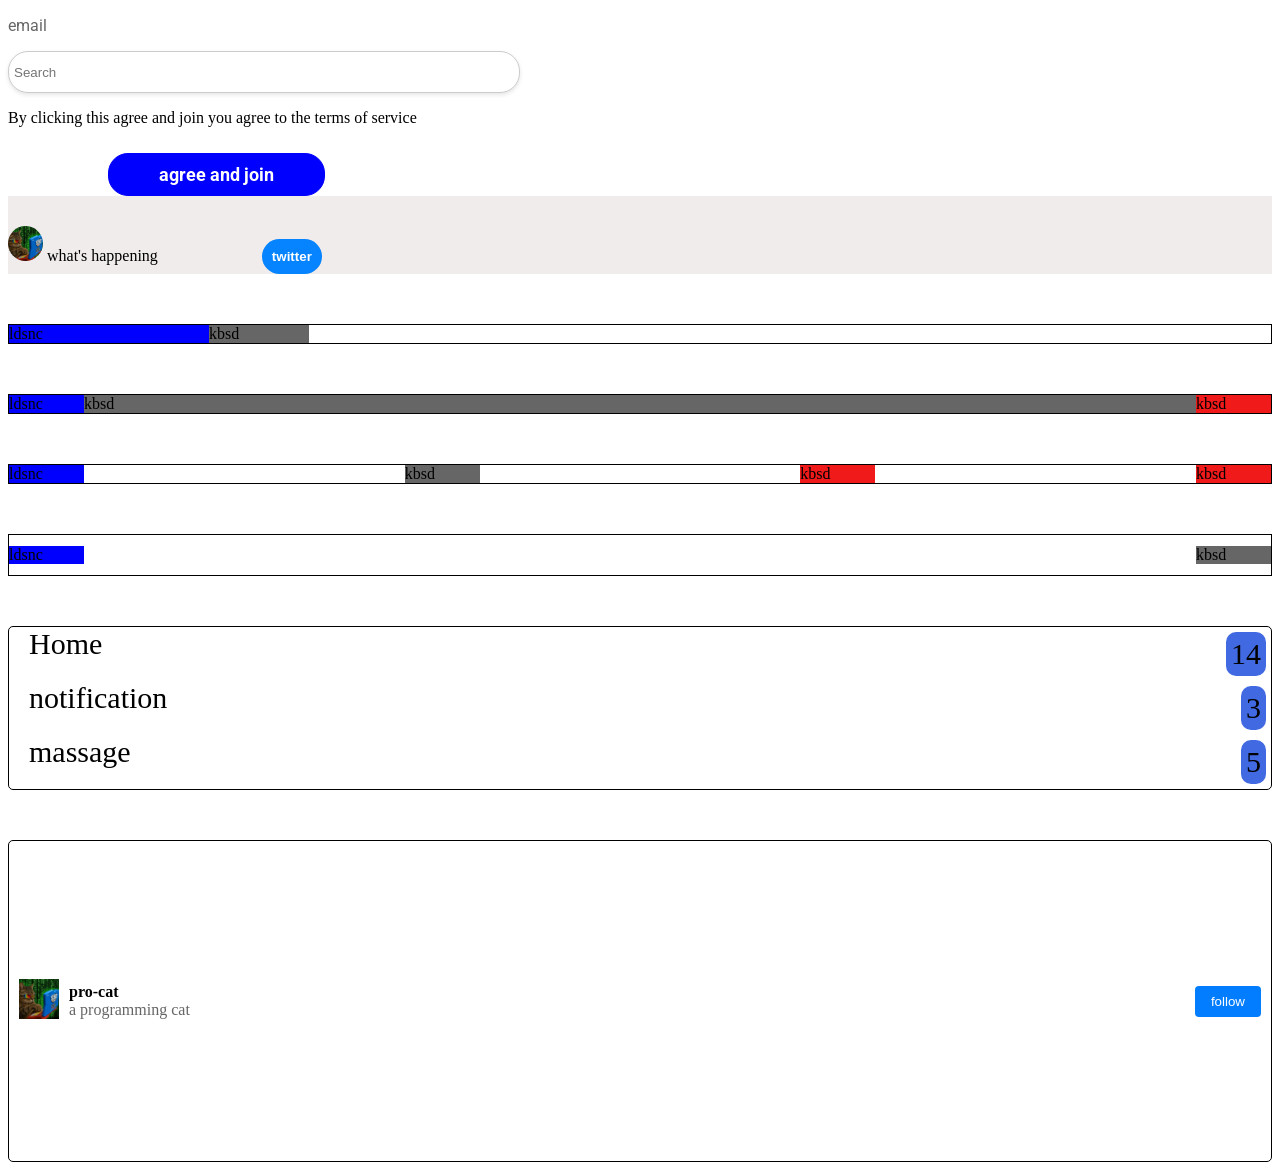
<file: html-css-course/my-project/youtube-pactise.html/practise.html>
<!doctype html>
<html lang="en">
  <head>
    <meta charset="UTF-8" />
    <meta name="viewport" content="width=device-width, initial-scale=1.0" />
    <title>youtube.com clone</title>
    <link rel="preconnect" href="https://fonts.googleapis.com" />
    <link rel="preconnect" href="https://fonts.gstatic.com" crossorigin />
    <link
      href="https://fonts.googleapis.com/css2?family=Roboto:ital@0;1&display=swap"
      rel="stylesheet"
    />
    <link
      href="https://fonts.googleapis.com/css2?family=Roboto:ital,wght@0,700;1,700&display=swap"
      rel="stylesheet"
    />
    <style>
      .email {
        color: #666;
        font-family: "Roboto", sans-serif;
      }
      .search-bar {
        width: 500px;
        height: 30px;
        padding: 5px;
        border-radius: 20px;
        border: 1px solid #ccc;
        box-shadow: 0 2px 4px rgba(0, 0, 0, 0.1);
      }
      .join {
        background-color: #00f;
        color: #fff;
        border: 1px solid #00f;
        padding: 10px 50px;
        border-radius: 20px;
        cursor: pointer;
        margin-top: 10px;
        margin-left: 100px;
        font-family: "Roboto", sans-serif;
        font-weight: bold;
        font-size: large;
      }
      .cat {
        margin-top: 30px;

        width: 35px;
        border: #666;
        border-radius: 50%;
      }
      .twitter {
        background-color: rgb(6, 131, 255);
        color: white;
        border: none;
        padding-left: 10px;
        padding-right: 10px;
        padding-top: 10px;
        padding-bottom: 10px;
        border-radius: 20px;
        margin-left: 100px;

        font-weight: bold;
        transition: box-shadow 0.2s;
      }
      .twitter:hover {
        box-shadow: 5px 5px 10px rgba(0, 0, 0, 0.5);
      }
      .tiw {
        background-color: #f0ecec;
      }
    </style>
  </head>
  <body>
    <p class="email">email</p>
    <input class="search-bar" type="text" placeholder="Search" />
    <p>By clicking this agree and join you agree to the terms of service</p>
    <button class="join">agree and join</button>
    <div class="tiw">
      <img class="cat" src="cat.jfif" /> what's happening
      <button class="twitter">twitter</button>
    </div>

    <div class="12">
      <div
        class="12a"
        style="margin-top: 50px; border: 1px; border-style: solid; display:flex ;"
       >
        <div class="1" style="background-color: #00f; width: 200px;">
          ldsnc
        </div>
        <div class="2" style="width: 100px ; justify-content: end ;background-color: #666;">
          kbsd
        </div>
      </div>


      <div
        class="12b"
        style="margin-top: 50px; border: 1px; border-style: solid; display:flex ;"
       >
        <div class="1" style="background-color: #00f; width: 75px;">
          ldsnc
        </div>
        <div class="2" style="flex: 1 ; justify-content: end ;background-color: #666;">
          kbsd
        </div>
        <div class="2" style="width: 75px ; justify-content: end ;background-color: #f01a1a;">
          kbsd
        </div>
      </div>
    
      <div
        class="12c"
        style="margin-top: 50px; border: 1px; border-style: solid; display:flex;
        justify-content: space-between;"
       >
        <div class="1" style="background-color: #00f; width: 75px;">
          ldsnc
        </div>
        <div class="2" style="width: 75px ; justify-content: end ;background-color: #666;">
          kbsd
        </div>
        <div class="2" style="width: 75px ; justify-content: end ;background-color: #f01a1a;">
          kbsd
        </div>
        <div class="2" style="width: 75px ; justify-content: end ;background-color: #f01a1a;">
          kbsd
        </div>
      </div>


      <div
        class="12d" 
        style="margin-top: 50px; border: 1px; border-style: solid; display:flex;
        justify-content: space-between;  height: 40px; align-items: center; "
       >
        <div class="1" style="background-color: #00f; justify-content: start; width: 75px;">
          ldsnc
        </div>
        <div class="2" style="width: 75px ; justify-content: end ;background-color: #666;">
          kbsd
        </div>
       
      </div>




     <div
        class="12e"
        style="margin-top: 50px; border: 1px; border-style:
         solid;border-radius: 5px;border-color: black;
         "
       >
        <div style="display:flex; flex-direction: row; font-size: 30px;">
            <div  style="flex: 1; margin-left: 20px; ">Home</div>     
            <div style="border-radius: 10px ;  
            background-color: royalblue; padding: 5px; margin: 5px;">14</div>
        </div>

        <div style="display:flex; flex-direction: row; font-size: 30px;">
             <div style="flex: 1; margin-left: 20px; ">notification</div>
             <div style="border-radius: 10px ;
              background-color: royalblue; 
              margin: 5px; padding: 5px;">3</div>
        </div>

        <div style="display:flex; flex-direction: row; font-size: 30px;">
             <div style="flex: 1; margin-left: 20px; ">massage</div>
             <div style="border-radius: 10px ; padding: 5px ;margin:5px;
             background-color: royalblue;  ">5</div>
        </div>
       
      </div>


      
        <div class="12g" 
         style="margin-top: 50px; border: 1px; border-style: solid; border-radius: 5px; border-color: black; height: 300px; padding: 10px;">
     
       <div style="display: flex; flex-direction: row; justify-content: space-between; align-items: center; height: 100%;">
      
         <div style="display: flex; align-items: center; gap: 10px;">
          <div>
          <img src="cat.jfif" style="width: 40px;">
        </div>
        <div style="display: flex; flex-direction: column;">
          <div style="font-weight: bold;">pro-cat</div>
          <div style="color: #666;">a programming cat</div>  
        </div>
      </div>
      
      <div>
        <button style="color: white; background-color: rgb(3, 125, 255); border: none; padding: 8px 16px; border-radius: 4px; cursor: pointer;">
          follow
        </button>
      </div>
       
      </div>
    </div>
</div>





    
       
    </div>


  </body>
</html>
</file>
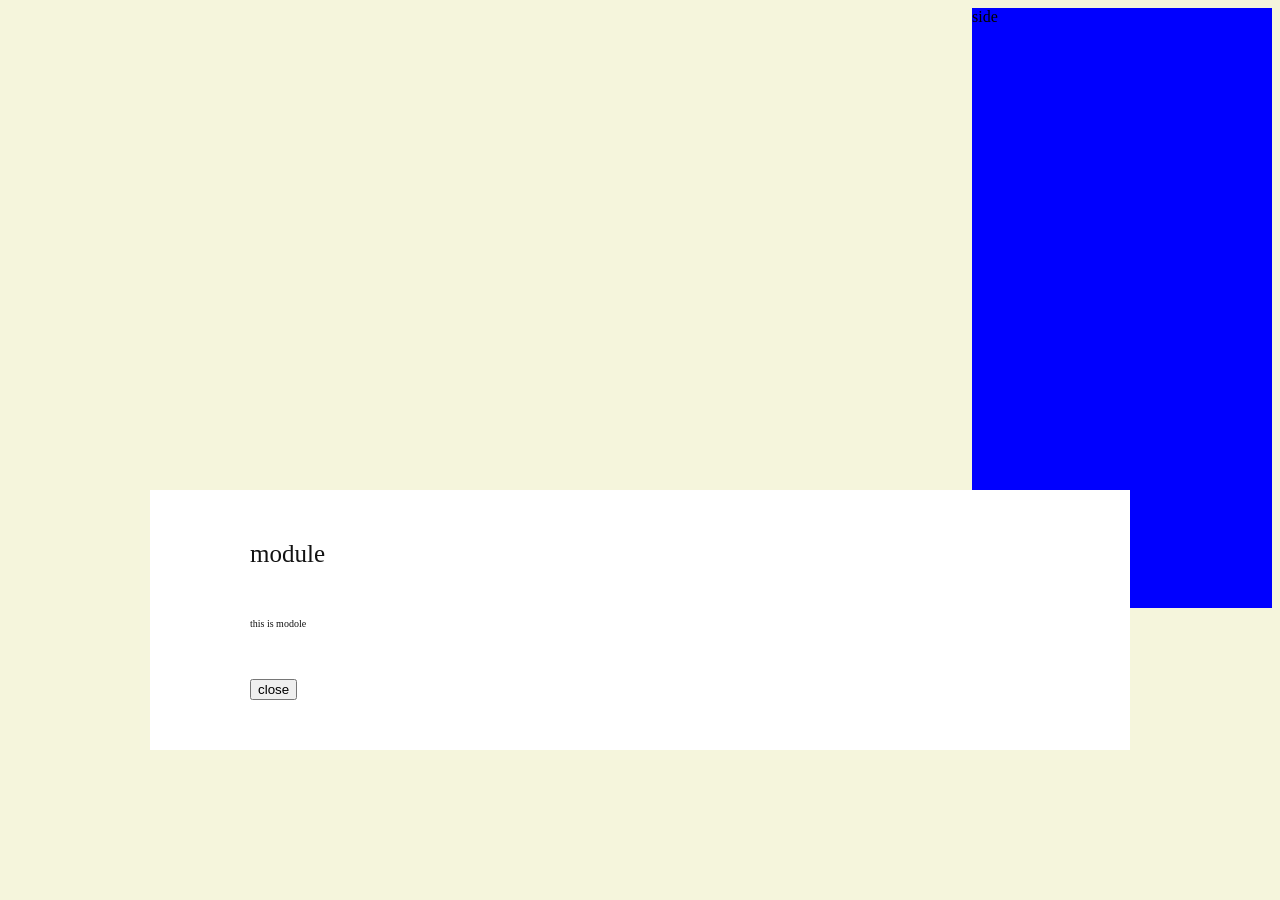
<file: html-css-course/my-project/youtube-pactise.html/14/14-d.html>
<!DOCTYPE html>
<html lang="en">
    <head>
        <title>
            14.d
        </title>
    </head>
    <body style="background-color: beige;">
        <div style="display: flex; 
        justify-content: flex-end; ">
           <div style=" background-color: blue; width: 300px; height: 600px;">
              side
            </div>
        </div>

        <div style="position: fixed; 
            top: 150pxpx;bottom: 150px; left: 150px; right: 150px;
            background-color: white;">

            <div style="color: rgb(18, 18, 18);margin-top: 50px ;
            margin-bottom: 50px; margin-left: 100px; 
             font-size: 25px; font-style: solid;   ">
            module
            </div>
            <div style="color: rgb(18, 18, 18);margin-top: 50px ;
            margin-bottom: 50px; margin-left: 100px; 
            font-size: 10px; font-style: solid;   "> 
            this is modole
             </div>
            <div 
            style=" margin-top: 50px ;
            margin-bottom: 50px; margin-left: 100px; 
            font-size: 10px; font-style: solid; "> <button>close</button></div> 
             
        </div>
    </body>
</html>
</file>
<file: youtube/css/video.css>
body {
  margin: 0;
  padding: 16px;
  font-family: "Roboto", Arial, sans-serif;
}

.search-bar {
  width: 300px;
  height: 30px;
  padding: 10px;
  border-radius: 20px;
  border: 1px solid #ccc;
  box-shadow: 0 2px 4px rgba(0, 0, 0, 0.1);
  display: block;
  margin-bottom: 16px;
}

.video-grid {
  display: grid;
  grid-template-columns: repeat(4, minmax(0, 1fr));
  gap: 20px 16px;
}

.div-contanter {
  width: 100%;
}

.thumbnail {
  width: 100%;
  display: block;
  border-radius: 12px;
}

.video-info-grid {
  display: grid;
  grid-template-columns: 50px 1fr;
  column-gap: 12px;
  margin-top: 12px;
}

.div-pic {
  width: 50px;
}

.c-img {
  width: 40px;
  height: 40px;
  border-radius: 50%;
  display: block;

}

.video-info {
  width: 100%;
}

.video-title {
  margin: 0 0 6px;
  font-size: 16px;
  font-weight: 700;
  line-height: 1.4;
}

.video-auther,
.video-state {
  margin: 0;
  font-size: 14px;
  color: #606060;
}

.video-state {
  margin-top: 4px;
}

@media (max-width: 900px) {
  .video-grid {
    grid-template-columns: repeat(2, minmax(0, 1fr));
  }
}

@media (max-width: 560px) {
  .video-grid {
    grid-template-columns: 1fr;
  }

 
}

.thumbnail-row{
  position: relative;
}
.video-time{
  font-family: "Roboto", Arial, sans-serif;
  background-color: black;
  color: #ccc;
  position: absolute;
  bottom: 8px;
  right: 5px;
  font-size: 12px;
  font-weight: 500;
  padding-left: 4px;
  padding-right: 4px;
  padding-top: 4px;
  padding-bottom: 4px;
  border-radius: 2px;
}
</file>
<file: youtube/css/header.css>
.middle-section {
  flex: 1;
  margin-left: 70px;
  margin-right: 35px;
  max-width: 500px;
  display: flex;
  align-items: center;
}

.search-bar {
  flex: 1;
  height: 40px;
  padding: 0 16px;
  border: 1px solid #d3d3d3;
  border-right: none;
  border-radius: 20px 0 0 20px;
  outline: none;
  box-sizing: border-box;
  font-size: 16px;
  margin-bottom: 0px;
  width: 0;
}

.header {
  display: flex;
  flex-direction: row;
  justify-content: space-between;
  align-items: center;
  height: 56px;
  position: fixed;
  top: 0px;
  left: 0px;
  right: 0px;
  border-bottom-width: 1px;
  border-bottom-style: solid;
  border-bottom-color: rgb(234, 229, 229);
  padding: 0px 16px;
  background: white;
  z-index: 100;
}

.start-section {
  display: flex;
  align-items: center;
}

.end-section {
  width: 220px;
  display: flex;
  align-items: center;
  justify-content: space-between;
  gap: 10px;
  flex-shrink: 0;
}

.hamburger-menu {
  height: 25px;
  margin-left: 20px;
  margin-right: 20px;
}

.youtube-logo {
  height: 20px;
}

.search-button,
.voice-button,
.upload-button,
.apps-button,
.notification-button {
  height: 40px;
  width: 40px;
  display: flex;
  align-items: center;
  justify-content: center;
  border: none;
  background: #f2f2f2;
  border-radius: 50%;
  cursor: pointer;
  padding: 0;
  position: relative;
  flex-direction: column;
}

.search-button .tooltip,
.voice-button .tooltip,
.upload-button .tooltip,
.apps-button .tooltip,
.notification-button .tooltip{
    position:absolute;
    padding-top:4px;
    padding-bottom: 4px;
    padding-left: 8px;
    padding-right: 8px;
    border-radius: 2px;
    color: white;
    background-color: grey;
    font-size: 12px;
    bottom: -100%;
    opacity: 0;
    pointer-events: none;
    
  display: flex;
  align-items: center;
  justify-content: center;
  
}


.search-button:hover .tooltip,
.voice-button:hover .tooltip,
.upload-button:hover .tooltip,
.apps-button:hover .tooltip,
.notification-button:hover .tooltip{
    position:absolute;
    padding-top:4px;
    padding-bottom: 4px;
    padding-left: 8px;
    padding-right: 8px;
    opacity: 1;

}

.search-button {
  width: 64px;
  border-radius: 0 20px 20px 0;
  margin-left: 0;
  border: 1px solid #d3d3d3;
  border-left: none;
  background: #f8f8f8;
}

.voice-button {
  margin-left: 12px;
}

.search-button img,
.voice-button img,
.upload-button img,
.apps-button img,
.notification-button img {
  width: 20px;
  height: 20px;
}

.profile-pic {
  width: 32px;
  height: 32px;
  border-radius: 50%;
  background: #3f8cd8;
  color: white;
  display: flex;
  align-items: center;
  justify-content: center;
  font-size: 14px;
  font-weight: 700;
}
.notification-cont {
  position: relative;
}
.noti-cont {
  position: absolute;
  background-color: rgb(193, 5, 5);
  color: white;
  width: 10px;

  border-radius: 50%;
  top: 9px;
  right: 9px;
  font-size: 8px;
  font-weight: 500;
}
</file>
<file: youtube/css/genral.css>
p {
  font-family: Roboto, Arial, sans-serif;
  margin-top: 0px;
  margin-bottom: 0px;
}

body {
  margin: 0;
  padding-left: 90px;
  padding-top: 70px;
  padding-right: 24px;
  background-color: rgb(246, 246, 246);
}
a{
  font-family: Roboto, Arial, sans-serif;
  margin-top: 0px;
  margin-bottom: 0px;
  text-decoration: none;
  color: black;
}
</file>
<file: youtube/css/sidebar.css>
.sidebar {
  width: 72px;
  bottom: 0;
  left: 0;
  top: 56px;
  position: fixed;
  background-color: white;
  border-right-width: 1px;
  border-right-style: solid;
  border-right-color: rgb(234, 229, 229);
}
.sidebar-icons {
  margin-bottom: 5px;
  width: 100%;
  height: 70px;
  margin-bottom: 10px;
  cursor: pointer;
}
.sidebar-icons:hover {
  background-color: rgba(244, 241, 236, 0.946);
}

.side-icon-image {
  height: 24px;
  margin-bottom: 6.5px;
  display: flex;
  justify-content: center;
  align-items: center;
  margin-top: 10px;
  cursor: pointer;
}
.side-icon-img {
  display: flex;
  justify-content: center;
  align-items: center;
}

.side-containt {
  font-size: 10px;
  font-weight: 500;
  font-family: Roboto, Arial, sans-serif;
  display: flex;
  justify-content: center;
  align-items: center;
}
.side-cont {
  display: flex;
  justify-content: center;
  align-items: center;
}
</file>
